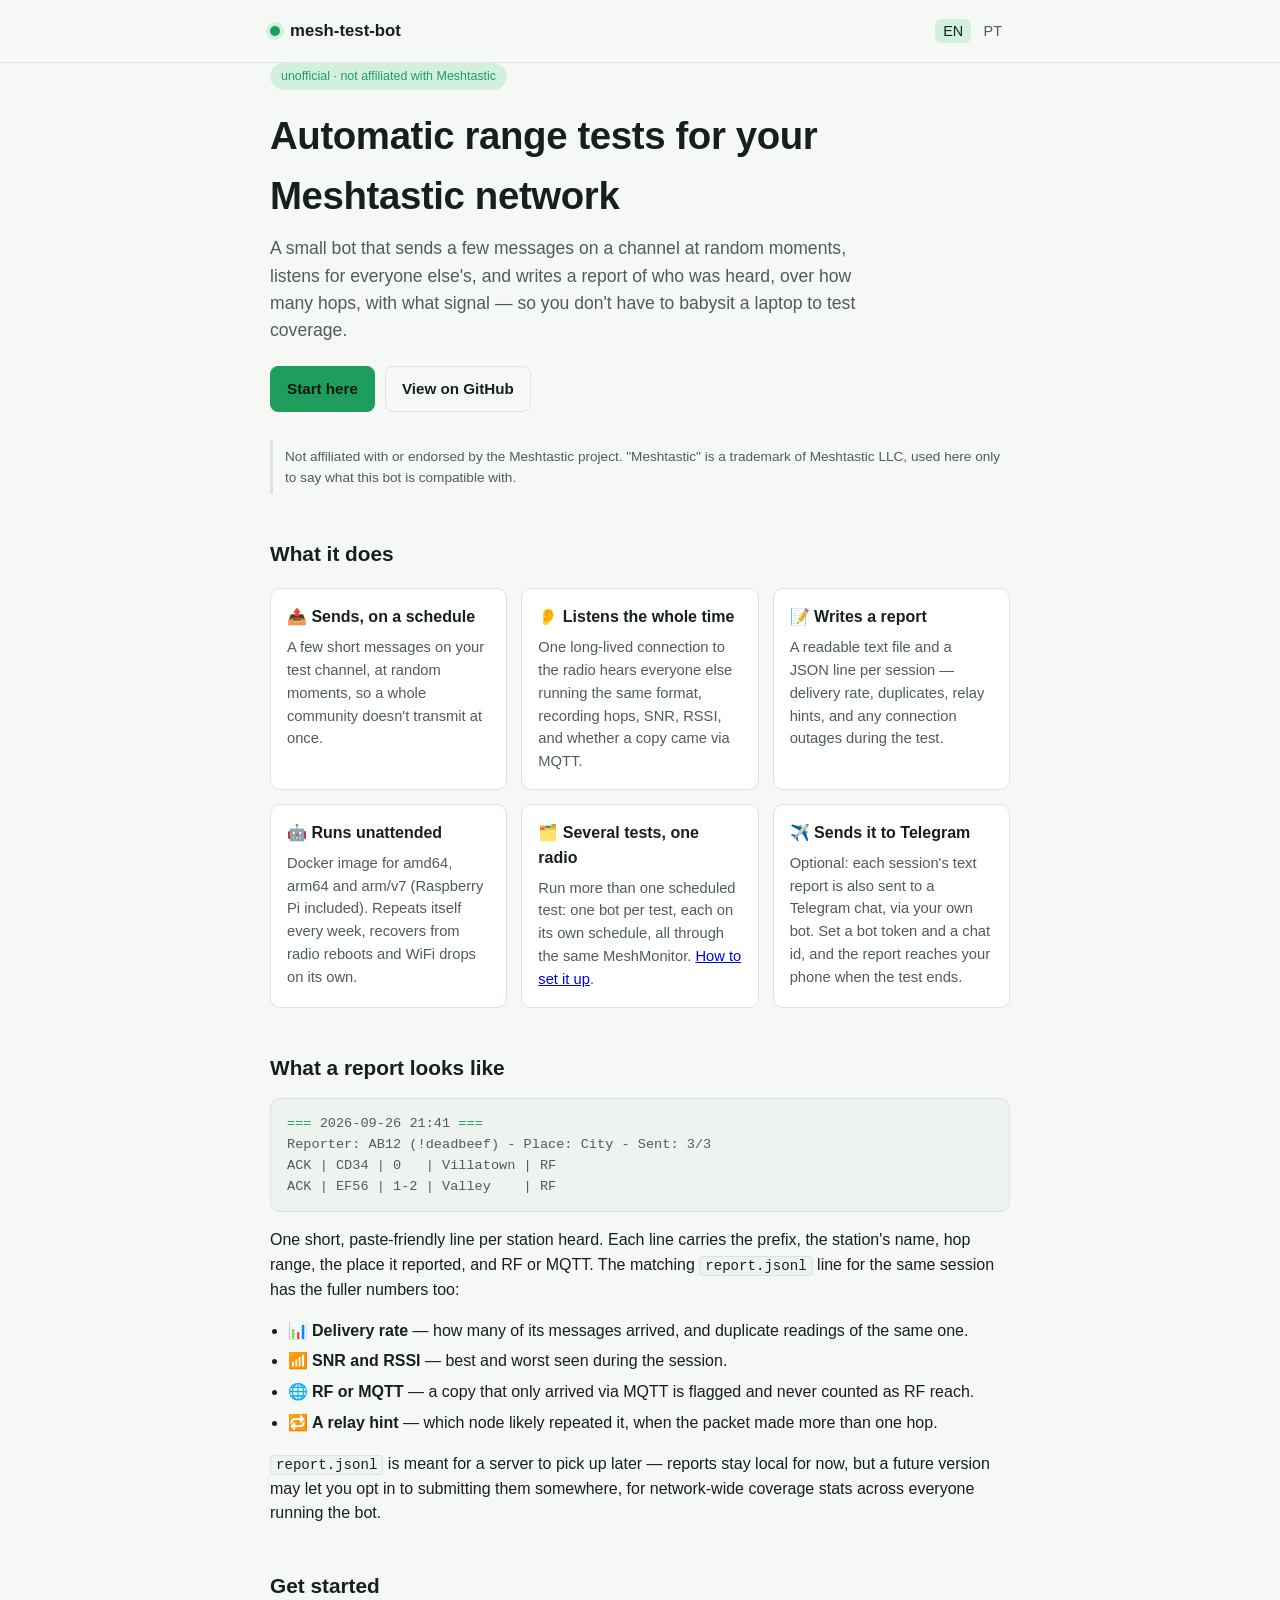
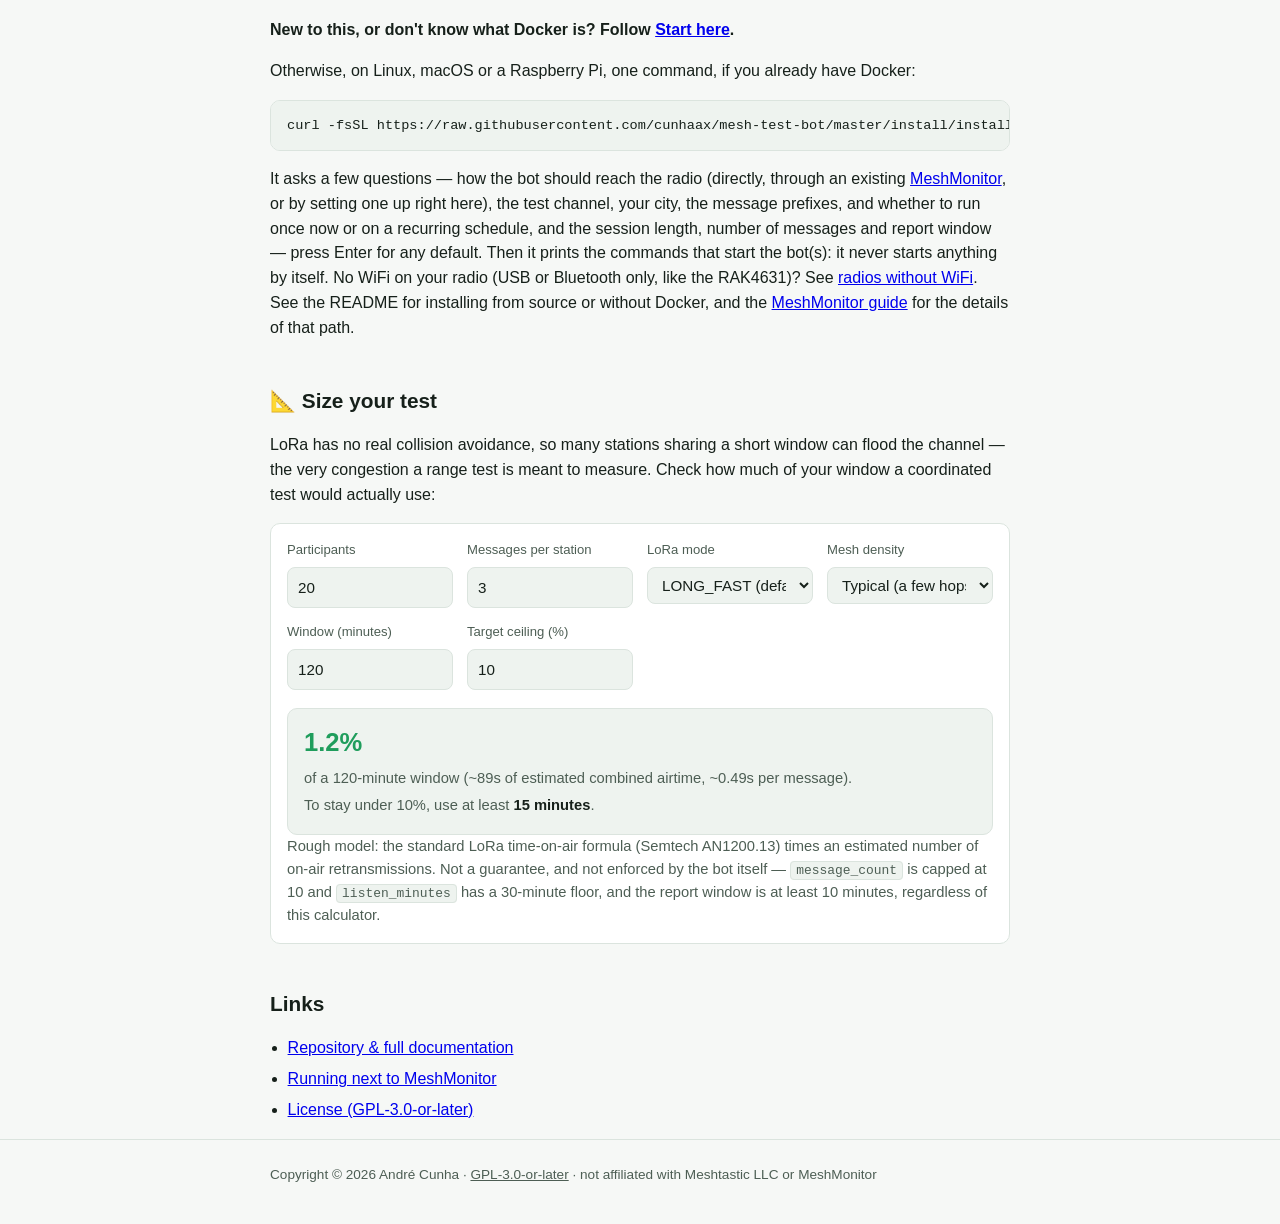
<file: docs/index.html>
<!doctype html>
<html lang="en">
<head>
<meta charset="utf-8">
<meta name="viewport" content="width=device-width, initial-scale=1">
<title>mesh-test-bot</title>
<meta name="description" content="An unofficial bot for automatic range tests on a Meshtastic network: scheduled messages, RF/MQTT-aware listening, and a per-session report.">
<link rel="stylesheet" href="assets/style.css">
</head>
<body>
<header class="top">
  <div class="wrap">
    <a class="brand" href="./"><span class="dot"></span> mesh-test-bot</a>
    <nav class="langs">
      <a class="current" href="./">EN</a>
      <a href="pt/">PT</a>
    </nav>
  </div>
</header>

<main class="wrap">
  <section class="hero">
    <span class="badge">unofficial · not affiliated with Meshtastic</span>
    <h1>Automatic range tests for your Meshtastic network</h1>
    <p class="lead">
      A small bot that sends a few messages on a channel at random moments, listens for
      everyone else's, and writes a report of who was heard, over how many hops, with
      what signal — so you don't have to babysit a laptop to test coverage.
    </p>
    <div class="cta-row">
      <a class="btn primary" href="start.html">Start here</a>
      <a class="btn ghost" href="https://github.com/cunhaax/mesh-test-bot">View on GitHub</a>
    </div>
    <p class="disclaimer">
      Not affiliated with or endorsed by the Meshtastic project. "Meshtastic" is a
      trademark of Meshtastic LLC, used here only to say what this bot is compatible with.
    </p>
  </section>

  <h2>What it does</h2>
  <div class="grid">
    <div class="card">
      <h3>📤 Sends, on a schedule</h3>
      <p>A few short messages on your test channel, at random moments, so a whole
      community doesn't transmit at once.</p>
    </div>
    <div class="card">
      <h3>👂 Listens the whole time</h3>
      <p>One long-lived connection to the radio hears everyone else running the same
      format, recording hops, SNR, RSSI, and whether a copy came via MQTT.</p>
    </div>
    <div class="card">
      <h3>📝 Writes a report</h3>
      <p>A readable text file and a JSON line per session — delivery rate, duplicates,
      relay hints, and any connection outages during the test.</p>
    </div>
    <div class="card">
      <h3>🤖 Runs unattended</h3>
      <p>Docker image for amd64, arm64 and arm/v7 (Raspberry Pi included). Repeats itself
      every week, recovers from radio reboots and WiFi drops on its own.</p>
    </div>
    <div class="card">
      <h3>🗂️ Several tests, one radio</h3>
      <p>Run more than one scheduled test: one bot per test, each on its own schedule, all
      through the same MeshMonitor. <a href="https://github.com/cunhaax/mesh-test-bot/blob/master/docs/advanced-multiple-bots.md">How to set it up</a>.</p>
    </div>
    <div class="card">
      <h3>✈️ Sends it to Telegram</h3>
      <p>Optional: each session's text report is also sent to a Telegram chat, via your
      own bot. Set a bot token and a chat id, and the report reaches your phone when the
      test ends.</p>
    </div>
  </div>

  <h2>What a report looks like</h2>
  <pre class="report-sample"><span class="hl">===</span> 2026-09-26 21:41 <span class="hl">===</span>
Reporter: AB12 (!deadbeef) - Place: City - Sent: 3/3
ACK | CD34 | 0   | Villatown | RF
ACK | EF56 | 1-2 | Valley    | RF</pre>
  <p>One short, paste-friendly line per station heard. Each line carries the prefix,
  the station's name, hop range, the place it reported, and RF or MQTT. The matching
  <code>report.jsonl</code> line for the same session has the fuller numbers too:</p>
  <ul class="plain">
    <li>📊 <strong>Delivery rate</strong> — how many of its messages arrived, and duplicate readings of the same one.</li>
    <li>📶 <strong>SNR and RSSI</strong> — best and worst seen during the session.</li>
    <li>🌐 <strong>RF or MQTT</strong> — a copy that only arrived via MQTT is flagged and never counted as RF reach.</li>
    <li>🔁 <strong>A relay hint</strong> — which node likely repeated it, when the packet made more than one hop.</li>
  </ul>
  <p><code>report.jsonl</code> is meant for a server to pick up later — reports stay
  local for now, but a future version may let you opt in to submitting them
  somewhere, for network-wide coverage stats across everyone running the bot.</p>

  <h2>Get started</h2>
  <p><strong>New to this, or don't know what Docker is? Follow <a href="start.html">Start here</a>.</strong></p>
  <p>Otherwise, on Linux, macOS or a Raspberry Pi, one command, if you already have Docker:</p>
  <pre><code>curl -fsSL https://raw.githubusercontent.com/cunhaax/mesh-test-bot/master/install/install.sh | sh</code></pre>
  <p>It asks a few questions — how the bot should reach the radio (directly, through an
  existing <a href="https://meshmonitor.org">MeshMonitor</a>, or by setting one up right
  here), the test channel, your city, the message prefixes, and whether to run once now
  or on a recurring schedule, and the session length, number of messages and report window
  — press Enter for any default. Then it prints the commands that start the bot(s): it never starts anything by itself.
  No WiFi on your radio (USB or Bluetooth only, like the RAK4631)? See
  <a href="https://github.com/cunhaax/mesh-test-bot/blob/master/docs/no-wifi.md">radios without WiFi</a>.
  See the README for installing from source or without Docker, and the
  <a href="https://github.com/cunhaax/mesh-test-bot/blob/master/docs/meshmonitor.md">MeshMonitor guide</a>
  for the details of that path.</p>

  <h2>📐 Size your test</h2>
  <p>LoRa has no real collision avoidance, so many stations sharing a short window can
  flood the channel — the very congestion a range test is meant to measure. Check how
  much of your window a coordinated test would actually use:</p>

  <div class="calc card">
    <div class="calc-grid">
      <label>Participants
        <input type="number" id="calcParticipants" value="20" min="1" max="5000">
      </label>
      <label>Messages per station
        <input type="number" id="calcCount" value="3" min="1" max="50">
      </label>
      <label>LoRa mode
        <select id="calcMode">
          <option value="LONG_FAST" selected>LONG_FAST (default)</option>
          <option value="MEDIUM_FAST">MEDIUM_FAST</option>
          <option value="SHORT_FAST">SHORT_FAST</option>
          <option value="SHORT_TURBO">SHORT_TURBO</option>
          <option value="LONG_MODERATE">LONG_MODERATE</option>
          <option value="LONG_SLOW">LONG_SLOW</option>
          <option value="custom">Custom…</option>
        </select>
      </label>
      <label>Mesh density
        <select id="calcMultiplier">
          <option value="1.5">Sparse (mostly direct, ~1.5×)</option>
          <option value="3" selected>Typical (a few hops, ~3×)</option>
          <option value="5">Dense (many relays, ~5×)</option>
        </select>
      </label>
      <label>Window (minutes)
        <input type="number" id="calcWindow" value="120" min="1" max="10080">
      </label>
      <label>Target ceiling (%)
        <input type="number" id="calcTarget" value="10" min="1" max="100">
      </label>
      <div class="calc-custom" id="calcCustomFields" hidden>
        <label>Bandwidth (kHz) <input type="number" id="calcBw" value="250" min="10" max="1000"></label>
        <label>Spreading factor <input type="number" id="calcSf" value="11" min="7" max="12"></label>
        <label>Coding rate (4/x) <input type="number" id="calcCr" value="5" min="5" max="8"></label>
      </div>
    </div>
    <div class="calc-result" id="calcResult"></div>
    <p class="calc-note">Rough model: the standard LoRa time-on-air formula (Semtech
    AN1200.13) times an estimated number of on-air retransmissions. Not a guarantee, and
    not enforced by the bot itself — <code>message_count</code> is capped at 10 and
    <code>listen_minutes</code> has a 30-minute floor, and the report window is at least 10
    minutes, regardless of this calculator.</p>
  </div>

  <h2>Links</h2>
  <ul class="plain">
    <li><a href="https://github.com/cunhaax/mesh-test-bot">Repository &amp; full documentation</a></li>
    <li><a href="https://github.com/cunhaax/mesh-test-bot/blob/master/docs/meshmonitor.md">Running next to MeshMonitor</a></li>
    <li><a href="https://github.com/cunhaax/mesh-test-bot/blob/master/LICENSE">License (GPL-3.0-or-later)</a></li>
  </ul>
</main>

<footer>
  <div class="wrap">
    Copyright © 2026 André Cunha · <a href="https://github.com/cunhaax/mesh-test-bot/blob/master/LICENSE">GPL-3.0-or-later</a> · not affiliated with Meshtastic LLC or MeshMonitor
  </div>
</footer>

<script src="assets/calculator.js"></script>
<script>
MeshCalc.wireForm({
  place: "City",
  of: function (windowMinutes, totalAirtime, perTx) {
    return "of a " + windowMinutes + "-minute window (~" + totalAirtime +
      "s of estimated combined airtime, ~" + perTx + "s per message).";
  },
  target: function (targetPercent, minutes) {
    return "To stay under " + targetPercent + "%, use at least <strong>" + minutes + " minutes</strong>.";
  }
});
</script>
</body>
</html>
</file>
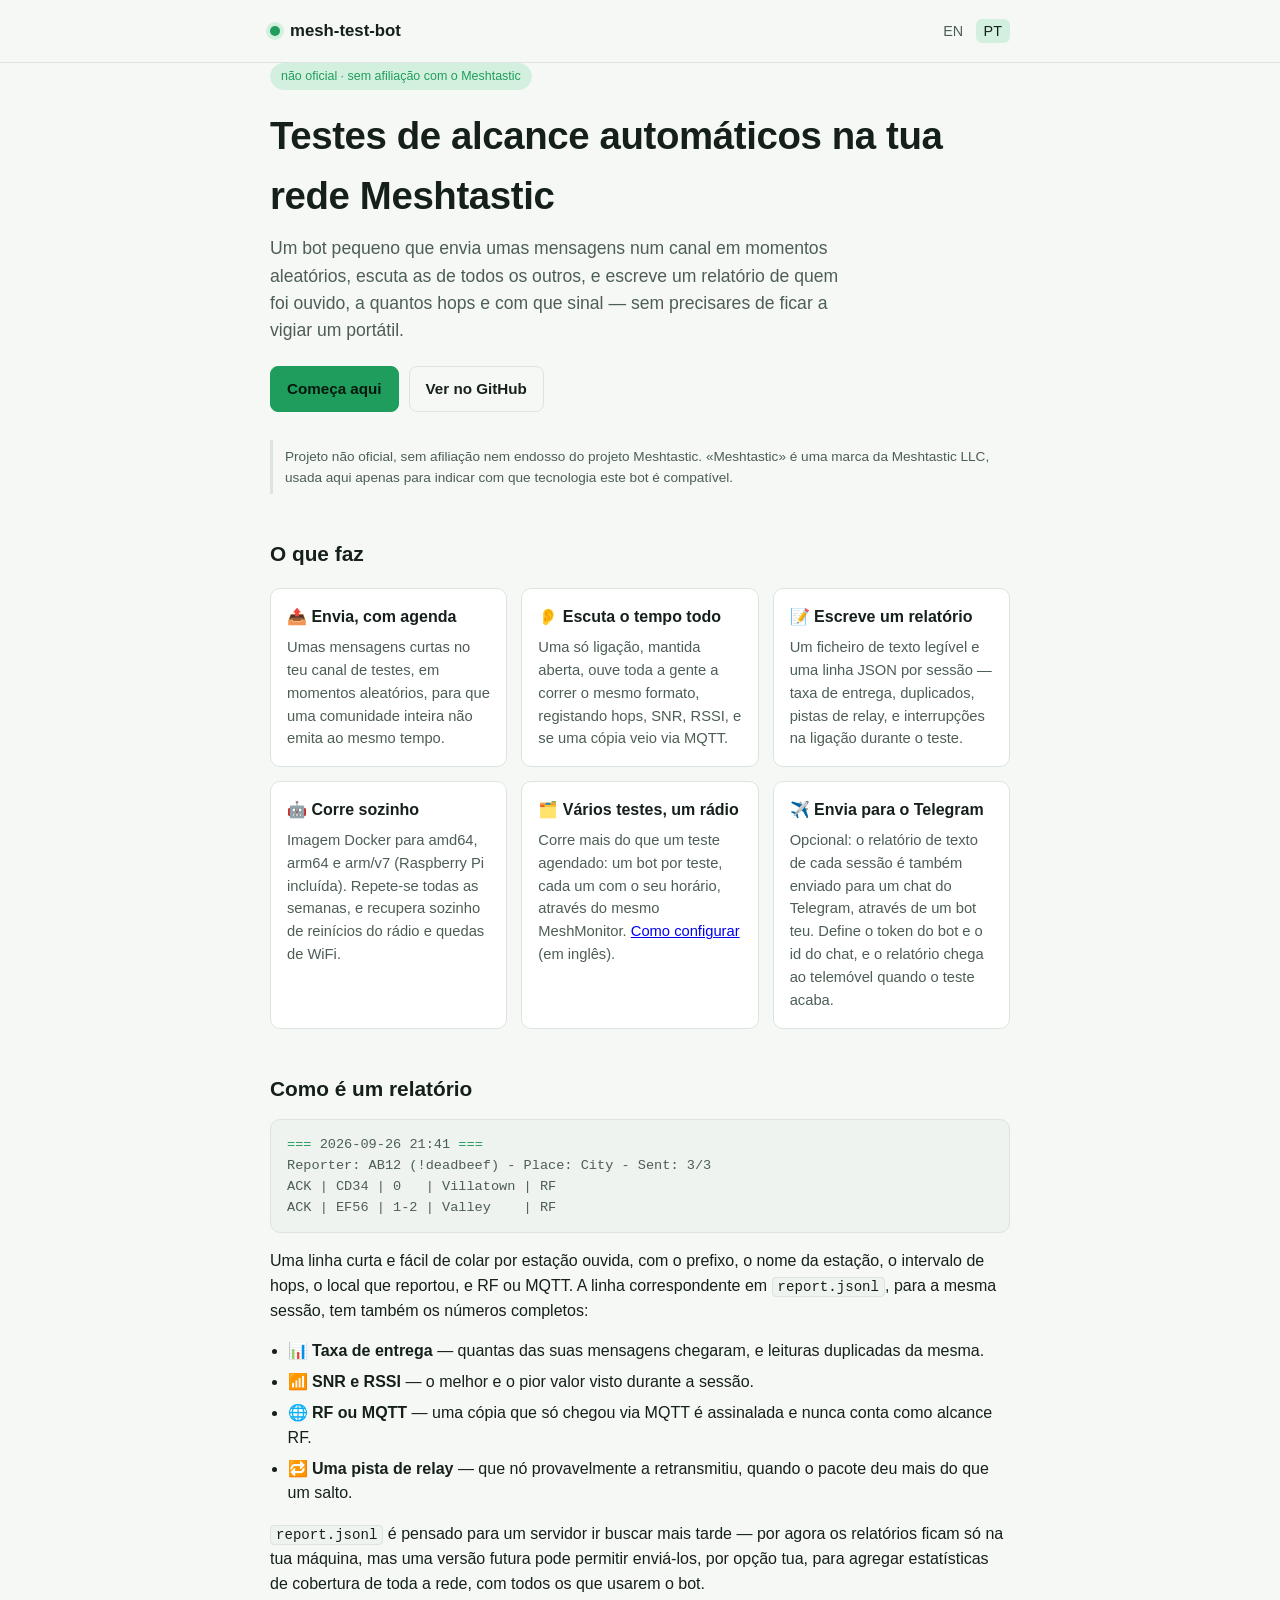
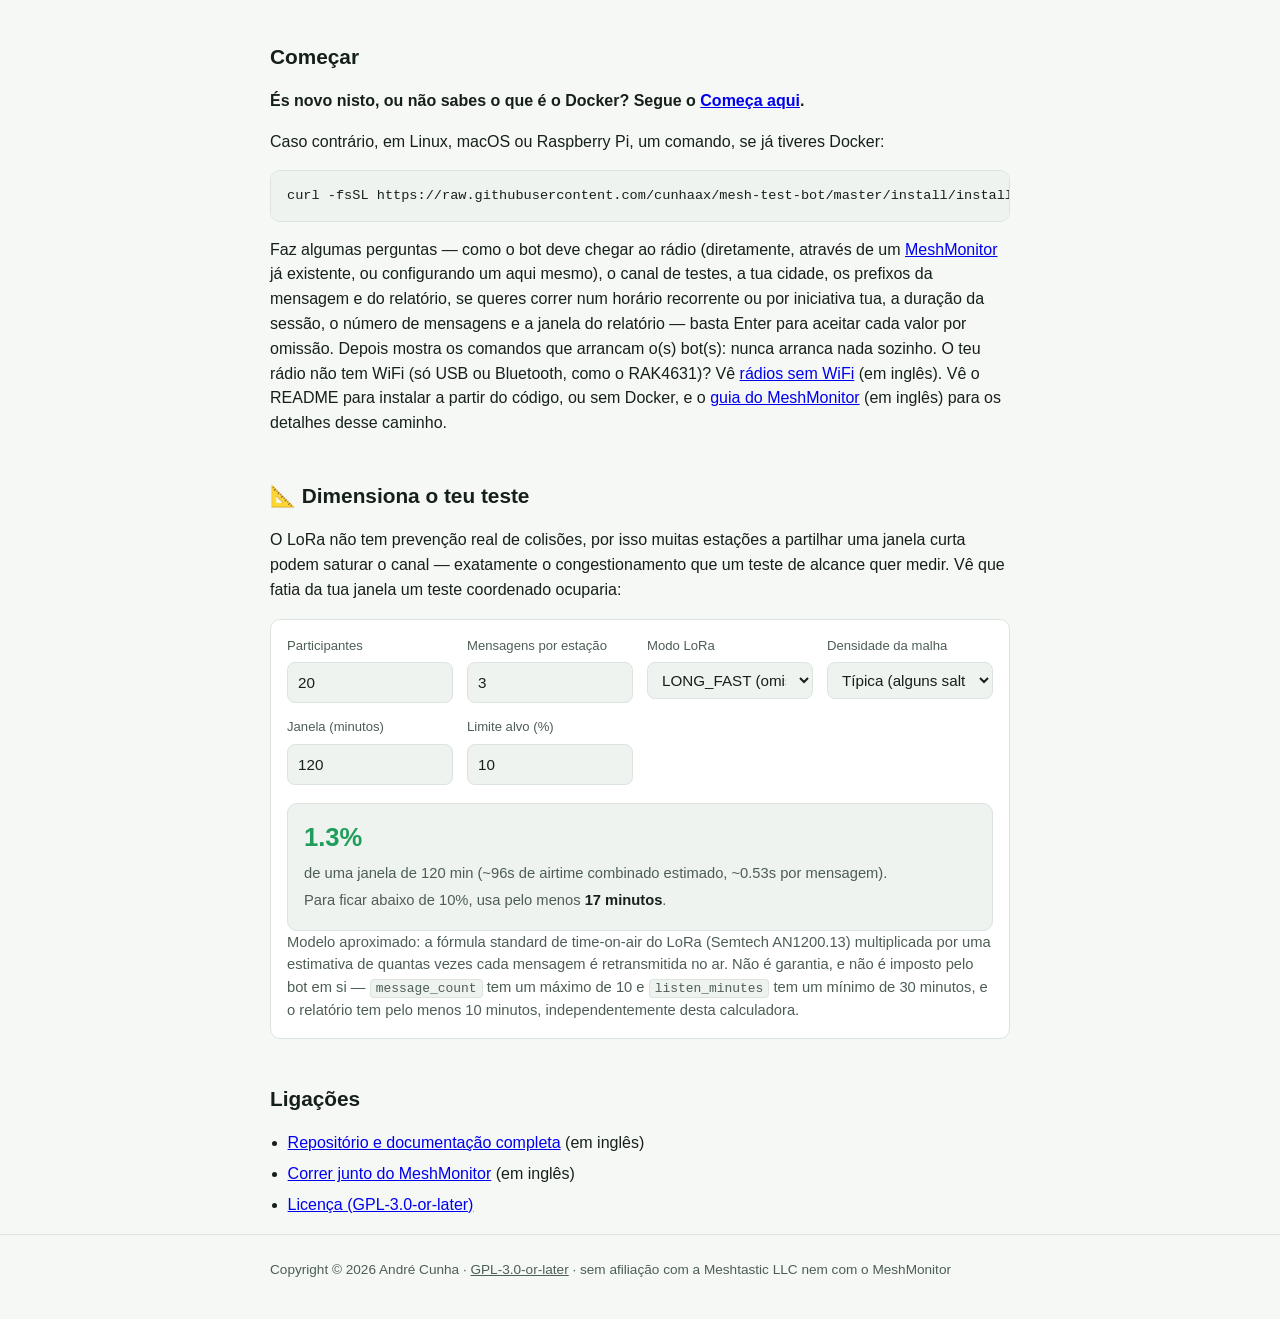
<file: docs/pt/index.html>
<!doctype html>
<html lang="pt">
<head>
<meta charset="utf-8">
<meta name="viewport" content="width=device-width, initial-scale=1">
<title>mesh-test-bot</title>
<meta name="description" content="Um bot não oficial para testes de alcance automáticos numa rede Meshtastic: mensagens agendadas, escuta com deteção de RF/MQTT, e um relatório por sessão.">
<link rel="stylesheet" href="../assets/style.css">
</head>
<body>
<header class="top">
  <div class="wrap">
    <a class="brand" href="./"><span class="dot"></span> mesh-test-bot</a>
    <nav class="langs">
      <a href="../">EN</a>
      <a class="current" href="./">PT</a>
    </nav>
  </div>
</header>

<main class="wrap">
  <section class="hero">
    <span class="badge">não oficial · sem afiliação com o Meshtastic</span>
    <h1>Testes de alcance automáticos na tua rede Meshtastic</h1>
    <p class="lead">
      Um bot pequeno que envia umas mensagens num canal em momentos aleatórios,
      escuta as de todos os outros, e escreve um relatório de quem foi ouvido,
      a quantos hops e com que sinal — sem precisares de ficar a vigiar um portátil.
    </p>
    <div class="cta-row">
      <a class="btn primary" href="start.html">Começa aqui</a>
      <a class="btn ghost" href="https://github.com/cunhaax/mesh-test-bot">Ver no GitHub</a>
    </div>
    <p class="disclaimer">
      Projeto não oficial, sem afiliação nem endosso do projeto Meshtastic. «Meshtastic»
      é uma marca da Meshtastic LLC, usada aqui apenas para indicar com que tecnologia
      este bot é compatível.
    </p>
  </section>

  <h2>O que faz</h2>
  <div class="grid">
    <div class="card">
      <h3>📤 Envia, com agenda</h3>
      <p>Umas mensagens curtas no teu canal de testes, em momentos aleatórios, para que uma
      comunidade inteira não emita ao mesmo tempo.</p>
    </div>
    <div class="card">
      <h3>👂 Escuta o tempo todo</h3>
      <p>Uma só ligação, mantida aberta, ouve toda a gente a correr o mesmo formato,
      registando hops, SNR, RSSI, e se uma cópia veio via MQTT.</p>
    </div>
    <div class="card">
      <h3>📝 Escreve um relatório</h3>
      <p>Um ficheiro de texto legível e uma linha JSON por sessão — taxa de entrega,
      duplicados, pistas de relay, e interrupções na ligação durante o teste.</p>
    </div>
    <div class="card">
      <h3>🤖 Corre sozinho</h3>
      <p>Imagem Docker para amd64, arm64 e arm/v7 (Raspberry Pi incluída). Repete-se
      todas as semanas, e recupera sozinho de reinícios do rádio e quedas de WiFi.</p>
    </div>
    <div class="card">
      <h3>🗂️ Vários testes, um rádio</h3>
      <p>Corre mais do que um teste agendado: um bot por teste, cada um com o seu horário,
      através do mesmo MeshMonitor. <a href="https://github.com/cunhaax/mesh-test-bot/blob/master/docs/advanced-multiple-bots.md">Como configurar</a> (em inglês).</p>
    </div>
    <div class="card">
      <h3>✈️ Envia para o Telegram</h3>
      <p>Opcional: o relatório de texto de cada sessão é também enviado para um chat do
      Telegram, através de um bot teu. Define o token do bot e o id do chat, e o relatório
      chega ao telemóvel quando o teste acaba.</p>
    </div>
  </div>

  <h2>Como é um relatório</h2>
  <pre class="report-sample"><span class="hl">===</span> 2026-09-26 21:41 <span class="hl">===</span>
Reporter: AB12 (!deadbeef) - Place: City - Sent: 3/3
ACK | CD34 | 0   | Villatown | RF
ACK | EF56 | 1-2 | Valley    | RF</pre>
  <p>Uma linha curta e fácil de colar por estação ouvida, com o prefixo, o nome da
  estação, o intervalo de hops, o local que reportou, e RF ou MQTT. A linha
  correspondente em <code>report.jsonl</code>, para a mesma sessão, tem também os
  números completos:</p>
  <ul class="plain">
    <li>📊 <strong>Taxa de entrega</strong> — quantas das suas mensagens chegaram, e leituras duplicadas da mesma.</li>
    <li>📶 <strong>SNR e RSSI</strong> — o melhor e o pior valor visto durante a sessão.</li>
    <li>🌐 <strong>RF ou MQTT</strong> — uma cópia que só chegou via MQTT é assinalada e nunca conta como alcance RF.</li>
    <li>🔁 <strong>Uma pista de relay</strong> — que nó provavelmente a retransmitiu, quando o pacote deu mais do que um salto.</li>
  </ul>
  <p><code>report.jsonl</code> é pensado para um servidor ir buscar mais tarde — por
  agora os relatórios ficam só na tua máquina, mas uma versão futura pode permitir
  enviá-los, por opção tua, para agregar estatísticas de cobertura de toda a rede, com
  todos os que usarem o bot.</p>

  <h2>Começar</h2>
  <p><strong>És novo nisto, ou não sabes o que é o Docker? Segue o <a href="start.html">Começa aqui</a>.</strong></p>
  <p>Caso contrário, em Linux, macOS ou Raspberry Pi, um comando, se já tiveres Docker:</p>
  <pre><code>curl -fsSL https://raw.githubusercontent.com/cunhaax/mesh-test-bot/master/install/install.sh | sh</code></pre>
  <p>Faz algumas perguntas — como o bot deve chegar ao rádio (diretamente, através de
  um <a href="https://meshmonitor.org">MeshMonitor</a> já existente, ou configurando um
  aqui mesmo), o canal de testes, a tua cidade, os prefixos da mensagem e do relatório,
  se queres correr num horário recorrente ou por iniciativa tua, a duração da sessão, o número de mensagens e a janela do relatório — basta Enter para aceitar
  cada valor por omissão. Depois mostra os comandos que arrancam o(s) bot(s): nunca arranca nada sozinho.
  O teu rádio não tem WiFi (só USB ou Bluetooth, como o RAK4631)? Vê
  <a href="https://github.com/cunhaax/mesh-test-bot/blob/master/docs/no-wifi.md">rádios sem WiFi</a> (em inglês).
  Vê o README para instalar a
  partir do código, ou sem Docker, e o
  <a href="https://github.com/cunhaax/mesh-test-bot/blob/master/docs/meshmonitor.md">guia do MeshMonitor</a>
  (em inglês) para os detalhes desse caminho.</p>

  <h2>📐 Dimensiona o teu teste</h2>
  <p>O LoRa não tem prevenção real de colisões, por isso muitas estações a partilhar
  uma janela curta podem saturar o canal — exatamente o congestionamento que um teste
  de alcance quer medir. Vê que fatia da tua janela um teste coordenado ocuparia:</p>

  <div class="calc card">
    <div class="calc-grid">
      <label>Participantes
        <input type="number" id="calcParticipants" value="20" min="1" max="5000">
      </label>
      <label>Mensagens por estação
        <input type="number" id="calcCount" value="3" min="1" max="50">
      </label>
      <label>Modo LoRa
        <select id="calcMode">
          <option value="LONG_FAST" selected>LONG_FAST (omissão)</option>
          <option value="MEDIUM_FAST">MEDIUM_FAST</option>
          <option value="SHORT_FAST">SHORT_FAST</option>
          <option value="SHORT_TURBO">SHORT_TURBO</option>
          <option value="LONG_MODERATE">LONG_MODERATE</option>
          <option value="LONG_SLOW">LONG_SLOW</option>
          <option value="custom">Personalizado…</option>
        </select>
      </label>
      <label>Densidade da malha
        <select id="calcMultiplier">
          <option value="1.5">Esparsa (maioria direta, ~1.5×)</option>
          <option value="3" selected>Típica (alguns saltos, ~3×)</option>
          <option value="5">Densa (muitos relays, ~5×)</option>
        </select>
      </label>
      <label>Janela (minutos)
        <input type="number" id="calcWindow" value="120" min="1" max="10080">
      </label>
      <label>Limite alvo (%)
        <input type="number" id="calcTarget" value="10" min="1" max="100">
      </label>
      <div class="calc-custom" id="calcCustomFields" hidden>
        <label>Largura de banda (kHz) <input type="number" id="calcBw" value="250" min="10" max="1000"></label>
        <label>Spreading factor <input type="number" id="calcSf" value="11" min="7" max="12"></label>
        <label>Coding rate (4/x) <input type="number" id="calcCr" value="5" min="5" max="8"></label>
      </div>
    </div>
    <div class="calc-result" id="calcResult"></div>
    <p class="calc-note">Modelo aproximado: a fórmula standard de time-on-air do LoRa
    (Semtech AN1200.13) multiplicada por uma estimativa de quantas vezes cada mensagem é
    retransmitida no ar. Não é garantia, e não é imposto pelo bot em si —
    <code>message_count</code> tem um máximo de 10 e <code>listen_minutes</code> tem um
    mínimo de 30 minutos, e o relatório tem pelo menos 10 minutos, independentemente desta
    calculadora.</p>
  </div>

  <h2>Ligações</h2>
  <ul class="plain">
    <li><a href="https://github.com/cunhaax/mesh-test-bot">Repositório e documentação completa</a> (em inglês)</li>
    <li><a href="https://github.com/cunhaax/mesh-test-bot/blob/master/docs/meshmonitor.md">Correr junto do MeshMonitor</a> (em inglês)</li>
    <li><a href="https://github.com/cunhaax/mesh-test-bot/blob/master/LICENSE">Licença (GPL-3.0-or-later)</a></li>
  </ul>
</main>

<footer>
  <div class="wrap">
    Copyright © 2026 André Cunha · <a href="https://github.com/cunhaax/mesh-test-bot/blob/master/LICENSE">GPL-3.0-or-later</a> · sem afiliação com a Meshtastic LLC nem com o MeshMonitor
  </div>
</footer>

<script src="../assets/calculator.js"></script>
<script>
MeshCalc.wireForm({
  place: "Cidade",
  of: function (windowMinutes, totalAirtime, perTx) {
    return "de uma janela de " + windowMinutes + " min (~" + totalAirtime +
      "s de airtime combinado estimado, ~" + perTx + "s por mensagem).";
  },
  target: function (targetPercent, minutes) {
    return "Para ficar abaixo de " + targetPercent + "%, usa pelo menos <strong>" + minutes + " minutos</strong>.";
  }
});
</script>
</body>
</html>
</file>
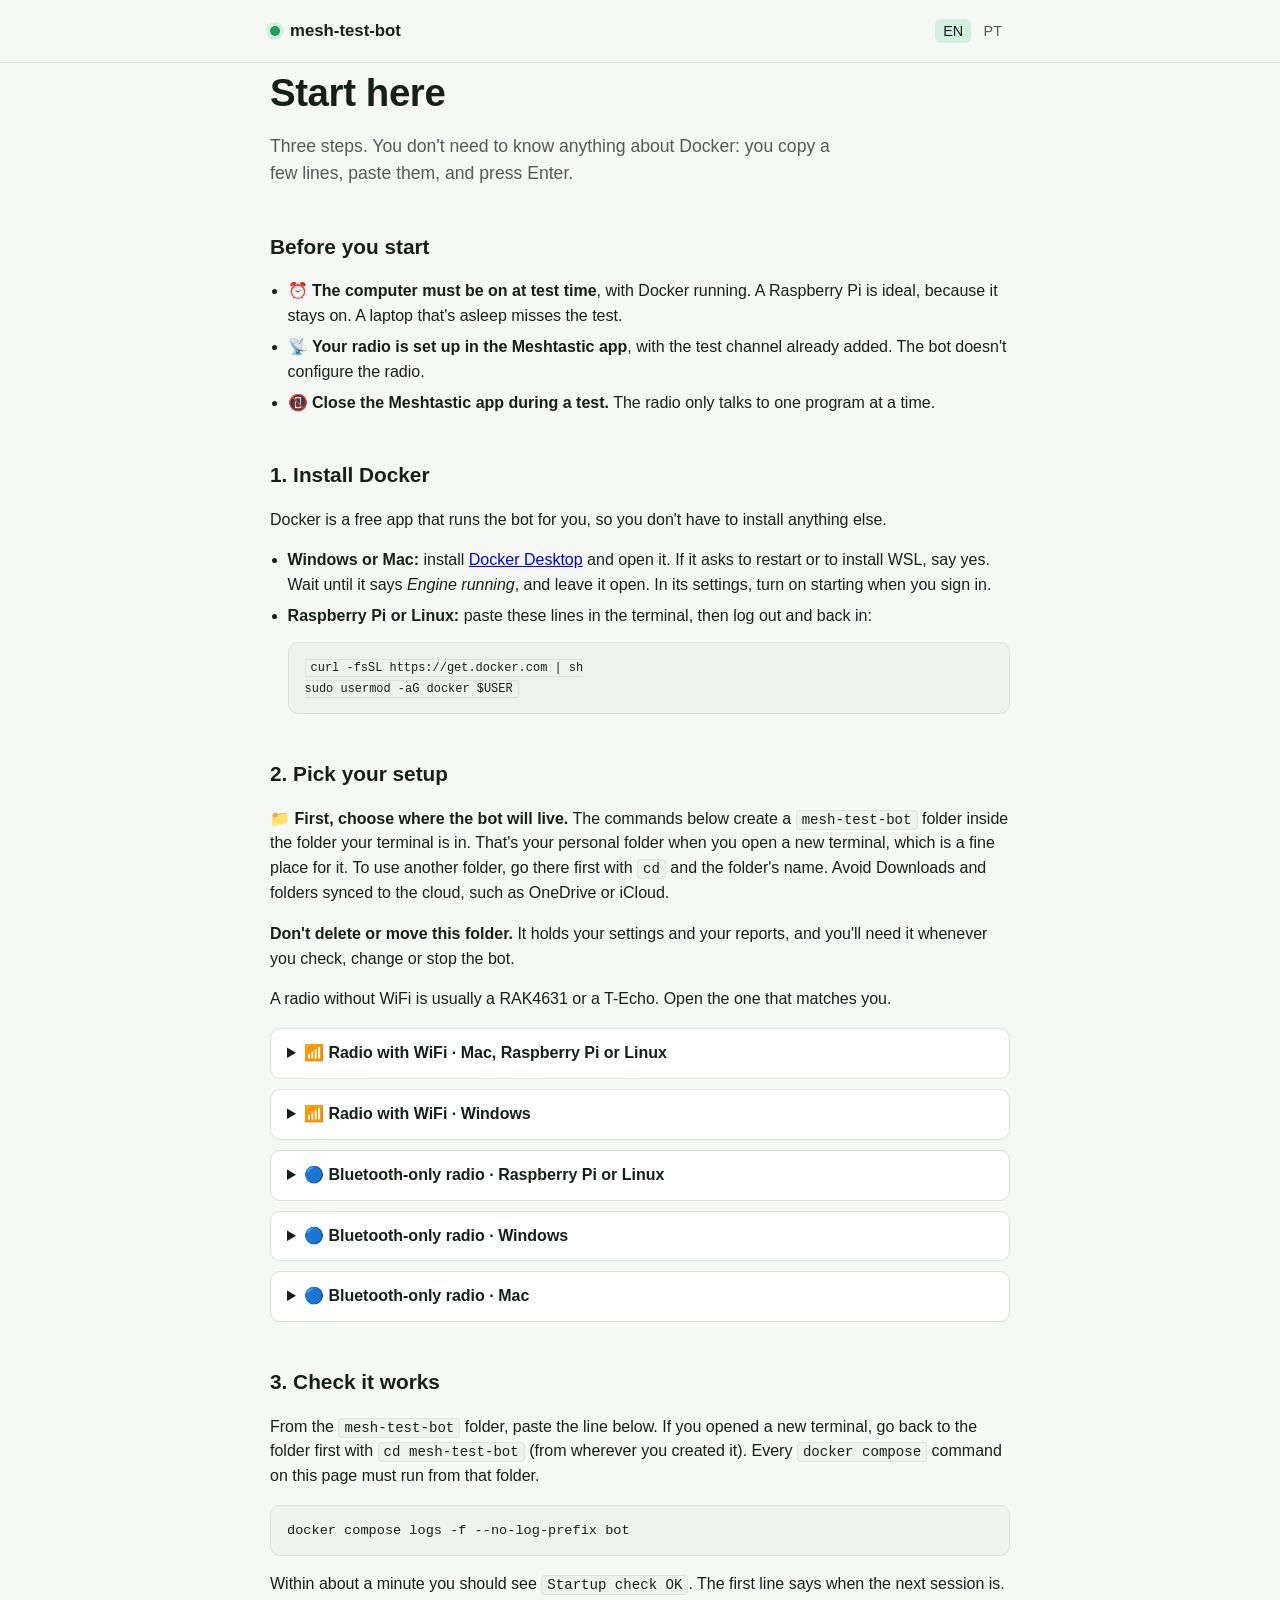
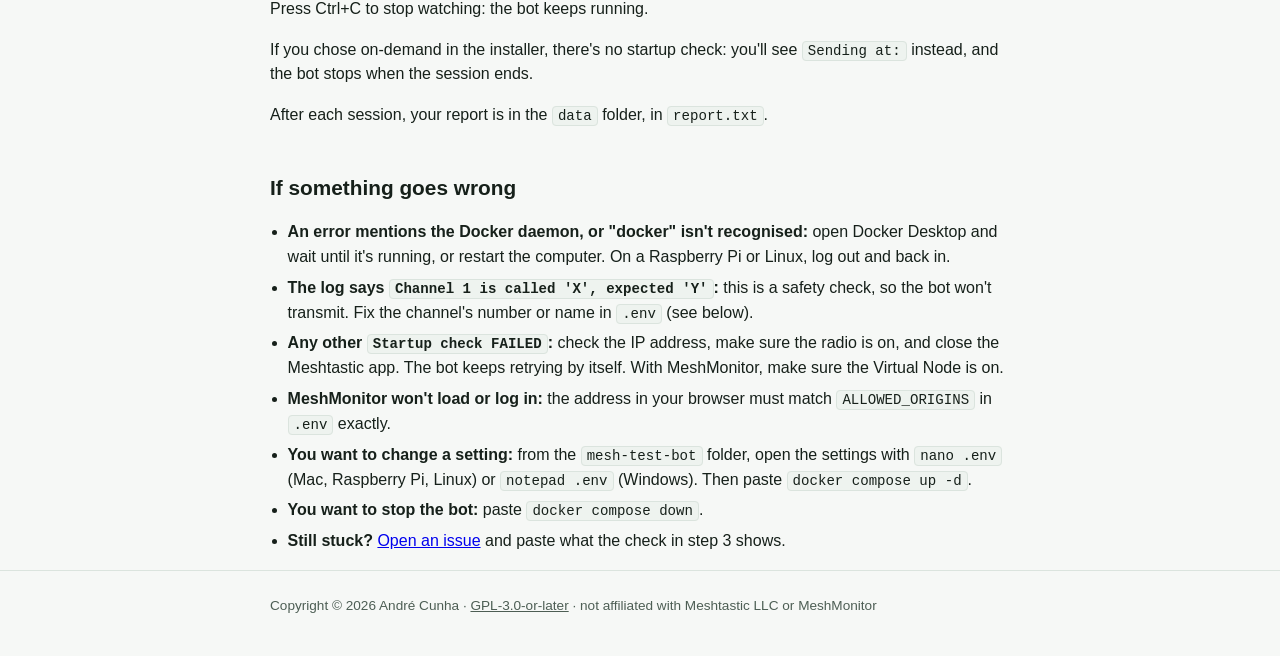
<file: docs/start.html>
<!doctype html>
<html lang="en">
<head>
<meta charset="utf-8">
<meta name="viewport" content="width=device-width, initial-scale=1">
<title>Start here · mesh-test-bot</title>
<meta name="description" content="Set up mesh-test-bot step by step, with no technical background: install Docker, connect your radio, and check it works.">
<link rel="stylesheet" href="assets/style.css">
</head>
<body>
<header class="top">
  <div class="wrap">
    <a class="brand" href="./"><span class="dot"></span> mesh-test-bot</a>
    <nav class="langs">
      <a class="current" href="start.html">EN</a>
      <a href="pt/start.html">PT</a>
    </nav>
  </div>
</header>

<main class="wrap">
  <section class="hero">
    <h1>Start here</h1>
    <p class="lead">Three steps. You don't need to know anything about Docker: you copy a
    few lines, paste them, and press Enter.</p>
  </section>

  <h2>Before you start</h2>
  <ul class="plain">
    <li>⏰ <strong>The computer must be on at test time</strong>, with Docker running. A
    Raspberry Pi is ideal, because it stays on. A laptop that's asleep misses the test.</li>
    <li>📡 <strong>Your radio is set up in the Meshtastic app</strong>, with the test
    channel already added. The bot doesn't configure the radio.</li>
    <li>📵 <strong>Close the Meshtastic app during a test.</strong> The radio only talks to
    one program at a time.</li>
  </ul>

  <h2>1. Install Docker</h2>
  <p>Docker is a free app that runs the bot for you, so you don't have to install anything
  else.</p>
  <ul class="plain">
    <li><strong>Windows or Mac:</strong> install
    <a href="https://www.docker.com/products/docker-desktop/">Docker Desktop</a> and open
    it. If it asks to restart or to install WSL, say yes. Wait until it says <em>Engine
    running</em>, and leave it open. In its settings, turn on starting when you sign in.</li>
    <li><strong>Raspberry Pi or Linux:</strong> paste these lines in the terminal, then
    log out and back in:
<pre><code>curl -fsSL https://get.docker.com | sh
sudo usermod -aG docker $USER</code></pre></li>
  </ul>

  <h2>2. Pick your setup</h2>
  <p>📁 <strong>First, choose where the bot will live.</strong> The commands below create a
  <code>mesh-test-bot</code> folder inside the folder your terminal is in. That's your
  personal folder when you open a new terminal, which is a fine place for it. To use
  another folder, go there first with <code>cd</code> and the folder's name. Avoid
  Downloads and folders synced to the cloud, such as OneDrive or iCloud.</p>
  <p><strong>Don't delete or move this folder.</strong> It holds your settings and your
  reports, and you'll need it whenever you check, change or stop the bot.</p>
  <p>A radio without WiFi is usually a RAK4631 or a T-Echo. Open the one that matches you.</p>

  <details class="path">
    <summary>📶 Radio with WiFi · Mac, Raspberry Pi or Linux</summary>
    <ol>
      <li>Connect the radio to your WiFi in the Meshtastic app, and note its <strong>IP
      address</strong> (like <code>192.168.1.50</code>). It's usually on the radio's screen,
      or in your router's list of devices.</li>
      <li>Note the test channel's <strong>name</strong> and <strong>number</strong>: the
      first channel in the app is 0, the next is 1, and so on.</li>
      <li>Open the Terminal and paste this line:
<pre><code>curl -fsSL https://raw.githubusercontent.com/cunhaax/mesh-test-bot/master/install/install.sh | sh</code></pre></li>
      <li>Answer the questions. Press Enter to accept the suggestion in [brackets]; you
      only need to type the radio's IP, the channel's number and name, and your city.</li>
      <li>Start the bot by pasting these lines. You can ignore the text the installer
      showed at the end:
<pre><code>cd mesh-test-bot
docker compose pull
docker compose up -d</code></pre>
      If you chose to set up MeshMonitor, follow the installer's text instead.</li>
    </ol>
  </details>

  <details class="path">
    <summary>📶 Radio with WiFi · Windows</summary>
    <ol>
      <li>Connect the radio to your WiFi in the Meshtastic app, and note its <strong>IP
      address</strong> (like <code>192.168.1.50</code>). It's usually on the radio's screen,
      or in your router's list of devices.</li>
      <li>Note the test channel's <strong>name</strong> and <strong>number</strong>: the
      first channel in the app is 0, the next is 1, and so on.</li>
      <li>Open <strong>PowerShell</strong> from the Start menu and paste these lines. The
      last one opens a file in Notepad:
<pre><code>mkdir -Force mesh-test-bot\data
cd mesh-test-bot
curl.exe -fsSLO https://raw.githubusercontent.com/cunhaax/mesh-test-bot/master/install/docker-compose.yml
if (!(Test-Path .env)) { curl.exe -fsSL https://raw.githubusercontent.com/cunhaax/mesh-test-bot/master/install/env.example -o .env }
notepad .env</code></pre>
      Do this once. If the folder already exists, run <code>cd mesh-test-bot</code> and
      then only <code>notepad .env</code>.</li>
      <li>In Notepad, change the text after <code>=</code> on these four lines:
      <code>MTBOT_HOST</code> (the IP), <code>MTBOT_CHANNEL</code> (the number),
      <code>MTBOT_CHANNEL_NAME</code> and <code>MTBOT_PLACE</code> (your city). Save and
      close.</li>
      <li>Back in PowerShell, paste:
<pre><code>docker compose up -d</code></pre></li>
    </ol>
  </details>

  <details class="path">
    <summary>🔵 Bluetooth-only radio · Raspberry Pi or Linux</summary>
    <p>This starts three things together: a Bluetooth bridge, MeshMonitor and the bot.
    Keep the radio within about 10 m of the computer.</p>
    <p><strong>First, disconnect your phone from the radio</strong>, or turn off the phone's
    Bluetooth. The radio takes one Bluetooth connection at a time: while your phone holds it,
    the computer can't find the radio, and the phone can't use it during tests.</p>
    <ol>
      <li>Pair the radio, once. Paste these lines one at a time:
<pre><code>bluetoothctl
agent on
default-agent
scan on</code></pre>
      Wait for <code>Meshtastic_XXXX</code> and note its address, then, with your own
      address:
<pre><code>pair AA:BB:CC:DD:EE:FF
trust AA:BB:CC:DD:EE:FF
exit</code></pre>
      The PIN is on the radio's screen. A radio with no screen uses <code>123456</code>
      unless you changed it.</li>
      <li>Find this computer's IP address. It's the first number this shows, like
      <code>192.168.1.60</code>:
<pre><code>hostname -I</code></pre></li>
      <li>Download the files and open the settings:
<pre><code>mkdir -p mesh-test-bot/data &amp;&amp; cd mesh-test-bot
curl -fsSL https://raw.githubusercontent.com/cunhaax/mesh-test-bot/master/install/with-ble.yml -o docker-compose.yml
[ -e .env ] || curl -fsSL https://raw.githubusercontent.com/cunhaax/mesh-test-bot/master/install/ble.env.example -o .env
nano .env</code></pre>
      Do this once. If the folder already exists, run <code>cd mesh-test-bot</code> and
      then only <code>nano .env</code>.</li>
      <li>Change the five values. For <code>BLE_ADDRESS</code>, use the radio's address. For
      <code>ALLOWED_ORIGINS</code>, write <code>http://</code>, this computer's IP and
      <code>:8080</code>, like <code>http://192.168.1.60:8080</code>. Then set the channel
      number, the channel's name and your city. To save and leave nano: Ctrl+O, Enter,
      Ctrl+X.</li>
      <li>Start everything:
<pre><code>docker compose up -d</code></pre></li>
      <li>In a browser, open exactly the address you wrote in
      <code>ALLOWED_ORIGINS</code>. Log in with
      <code>admin</code> / <code>changeme</code> and change the password.</li>
      <li>Go to <em>Dashboard → Sources</em>, edit the radio's source and turn on
      <em>Enable Virtual Node</em>, with port <code>4404</code> and <em>Admin commands</em>
      off.</li>
      <li>Wait a few minutes. In step 3 below, <code>Startup check FAILED</code> lines from
      before this point are normal. The bot keeps retrying until you see
      <code>Startup check OK</code>.</li>
    </ol>
    <p class="calc-note">Nobody has run this setup with the bot on a real radio yet. If you
    try it, please tell us how it went.
    <a href="https://github.com/cunhaax/mesh-test-bot/blob/master/docs/no-wifi.md#bluetooth-ble">More details</a>.</p>
  </details>

  <details class="path">
    <summary>🔵 Bluetooth-only radio · Windows</summary>
    <p>Docker Desktop can't reach Bluetooth, so a small Windows app does that part. <strong>That
    app must be running at test time too.</strong></p>
    <p><strong>First, disconnect your phone from the radio</strong>, or turn off the phone's
    Bluetooth. The radio takes one Bluetooth connection at a time.</p>
    <ol>
      <li>Pair the radio in <em>Settings → Bluetooth &amp; devices → Add device</em>. The PIN
      is on the radio's screen. A radio with no screen uses <code>123456</code> unless you
      changed it. Then open the radio in that list and note its Bluetooth address.</li>
      <li>Download <code>meshtastic-ble-bridge.exe</code> from
      <a href="https://meshmonitor.org/configuration/ble-bridge.html">MeshMonitor's BLE
      Bridge page</a> and run it. It appears as an icon near the clock.</li>
      <li>Right-click the icon and open <em>Settings</em>. Enter the Bluetooth address, leave
      the port at 4403, turn on <em>Auto-start</em> and click <em>Connect</em>. After restarting
      the computer, open the app again. If Windows asks about the firewall, don't allow
      other computers.</li>
      <li>Open <strong>PowerShell</strong> from the Start menu and paste these lines. The
      last one opens a file in Notepad:
<pre><code>mkdir -Force mesh-test-bot\data
cd mesh-test-bot
curl.exe -fsSLO https://raw.githubusercontent.com/cunhaax/mesh-test-bot/master/install/docker-compose.yml
if (!(Test-Path .env)) { curl.exe -fsSL https://raw.githubusercontent.com/cunhaax/mesh-test-bot/master/install/env.example -o .env }
notepad .env</code></pre>
      Do this once. If the folder already exists, run <code>cd mesh-test-bot</code> and
      then only <code>notepad .env</code>.</li>
      <li>In Notepad, change the <code>MTBOT_HOST</code> line to
      <code>MTBOT_HOST=host.docker.internal</code>. Then change the text after
      <code>=</code> on <code>MTBOT_CHANNEL</code> (the number),
      <code>MTBOT_CHANNEL_NAME</code> and <code>MTBOT_PLACE</code> (your city). Save and
      close.</li>
      <li>Back in PowerShell, paste:
<pre><code>docker compose up -d</code></pre></li>
    </ol>
    <p class="calc-note">Nobody has run this setup with the bot yet. If you try it, please
    tell us how it went.</p>
  </details>

  <details class="path">
    <summary>🔵 Bluetooth-only radio · Mac</summary>
    <p>Bluetooth doesn't work here: Docker on a Mac can't reach it, and there's no Mac
    bridge app. Use a Raspberry Pi if you have one, or connect the radio by USB cable:</p>
    <ol>
      <li>Follow <a href="https://github.com/cunhaax/mesh-test-bot/blob/master/docs/no-wifi.md#macos-with-usb">these
      steps</a> to start <code>socat</code>. You need <a href="https://brew.sh">Homebrew</a>
      to install it. Leave that Terminal window open, including at test time.</li>
      <li>In a new Terminal window, follow the WiFi steps for Mac above. When the installer
      asks for the radio's IP, type <code>host.docker.internal</code>.</li>
    </ol>
    <p class="calc-note">Nobody has run this setup with the bot yet. If you try it, please
    tell us how it went.</p>
  </details>

  <h2>3. Check it works</h2>
  <p>From the <code>mesh-test-bot</code> folder, paste the line below. If you opened a new
  terminal, go back to the folder first with <code>cd mesh-test-bot</code> (from wherever
  you created it). Every <code>docker compose</code> command on this page must run from
  that folder.</p>
  <pre><code>docker compose logs -f --no-log-prefix bot</code></pre>
  <p>Within about a minute you should see <code>Startup check OK</code>. The first line
  says when the next session is. Press Ctrl+C to stop watching: the bot keeps running.</p>
  <p>If you chose on-demand in the installer, there's no startup check: you'll see
  <code>Sending at:</code> instead, and the bot stops when the session ends.</p>
  <p>After each session, your report is in the <code>data</code> folder, in
  <code>report.txt</code>.</p>

  <h2>If something goes wrong</h2>
  <ul class="plain">
    <li><strong>An error mentions the Docker daemon, or "docker" isn't recognised:</strong>
    open Docker Desktop and wait until it's running, or restart the computer. On a Raspberry
    Pi or Linux, log out and back in.</li>
    <li><strong>The log says <code>Channel 1 is called 'X', expected 'Y'</code>:</strong>
    this is a safety check, so the bot won't transmit. Fix the channel's number or name in
    <code>.env</code> (see below).</li>
    <li><strong>Any other <code>Startup check FAILED</code>:</strong> check the IP address,
    make sure the radio is on, and close the Meshtastic app. The bot keeps retrying by itself.
    With MeshMonitor, make sure the Virtual Node is on.</li>
    <li><strong>MeshMonitor won't load or log in:</strong> the address in your browser must
    match <code>ALLOWED_ORIGINS</code> in <code>.env</code> exactly.</li>
    <li><strong>You want to change a setting:</strong> from the <code>mesh-test-bot</code>
    folder, open the settings with <code>nano .env</code> (Mac, Raspberry Pi, Linux) or
    <code>notepad .env</code> (Windows). Then paste <code>docker compose up -d</code>.</li>
    <li><strong>You want to stop the bot:</strong> paste
    <code>docker compose down</code>.</li>
    <li><strong>Still stuck?</strong>
    <a href="https://github.com/cunhaax/mesh-test-bot/issues">Open an issue</a> and paste
    what the check in step 3 shows.</li>
  </ul>
</main>

<footer>
  <div class="wrap">
    Copyright © 2026 André Cunha · <a href="https://github.com/cunhaax/mesh-test-bot/blob/master/LICENSE">GPL-3.0-or-later</a> · not affiliated with Meshtastic LLC or MeshMonitor
  </div>
</footer>
</body>
</html>
</file>
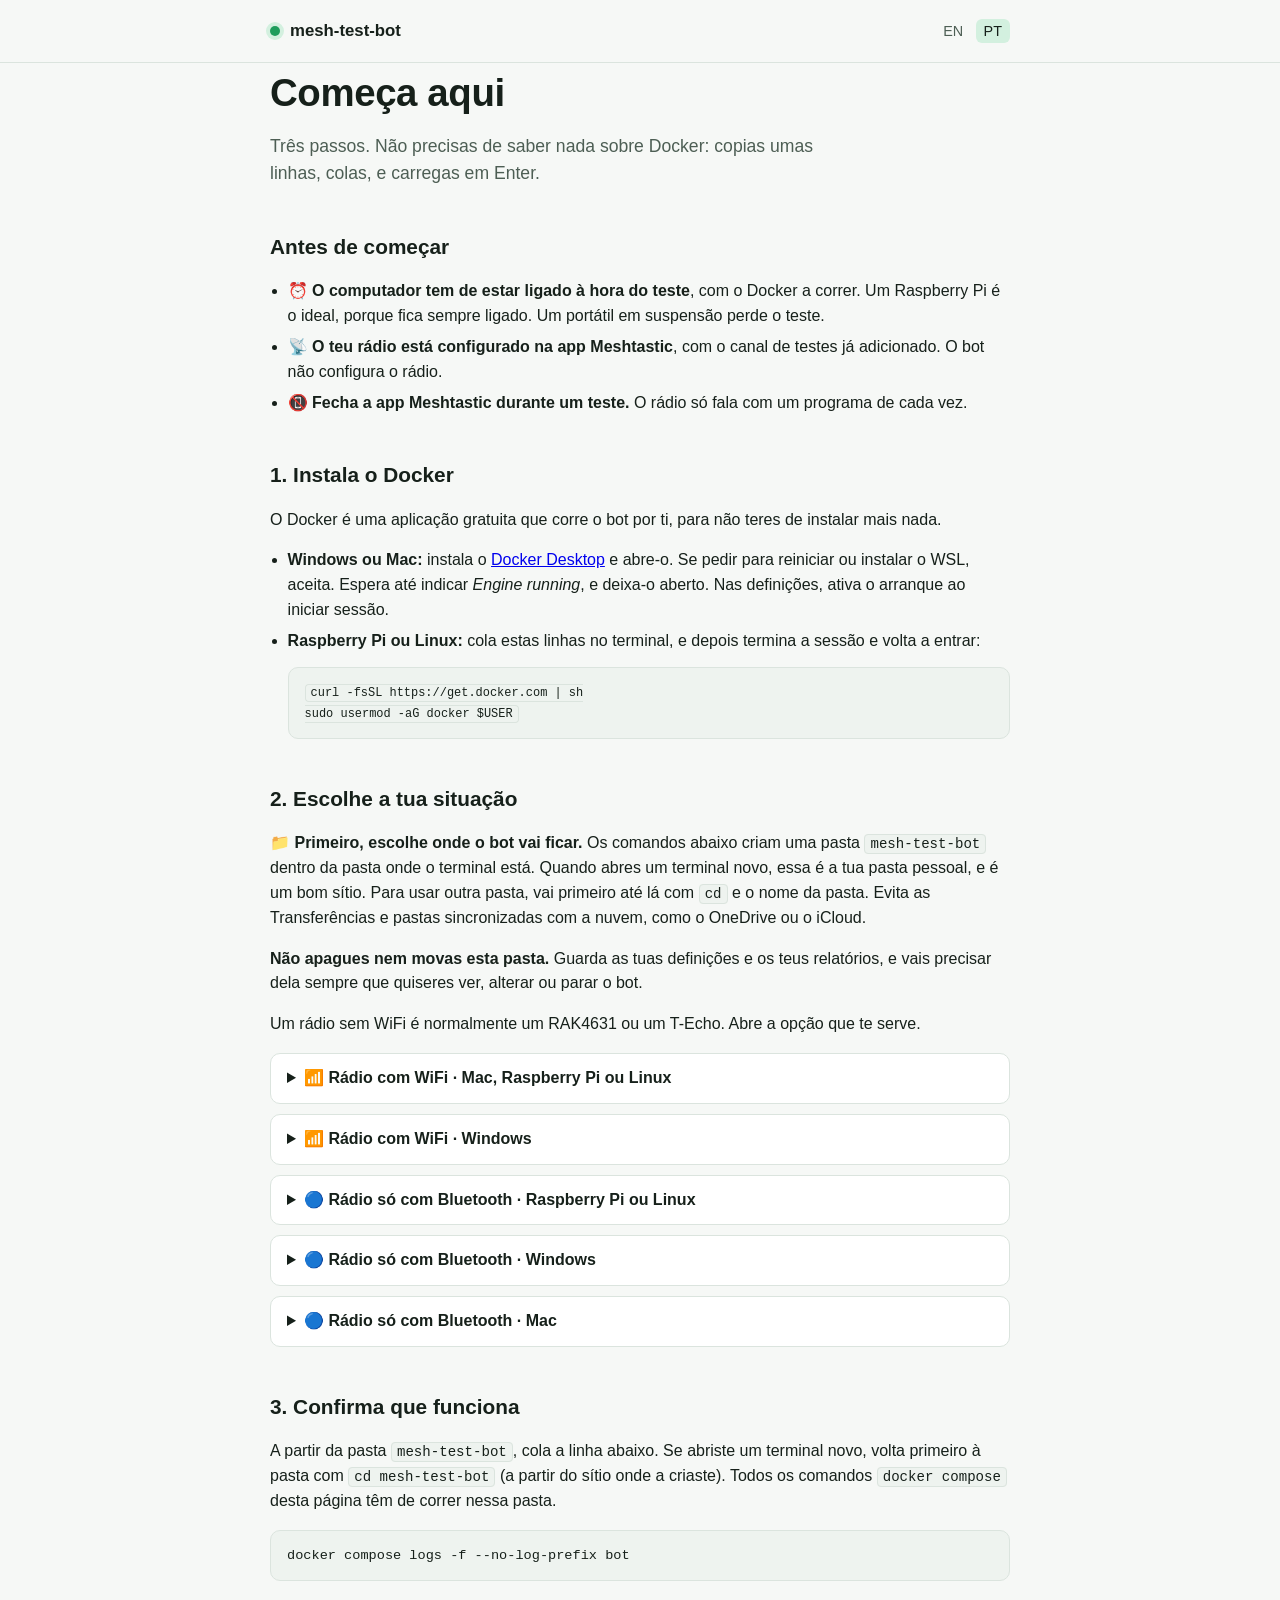
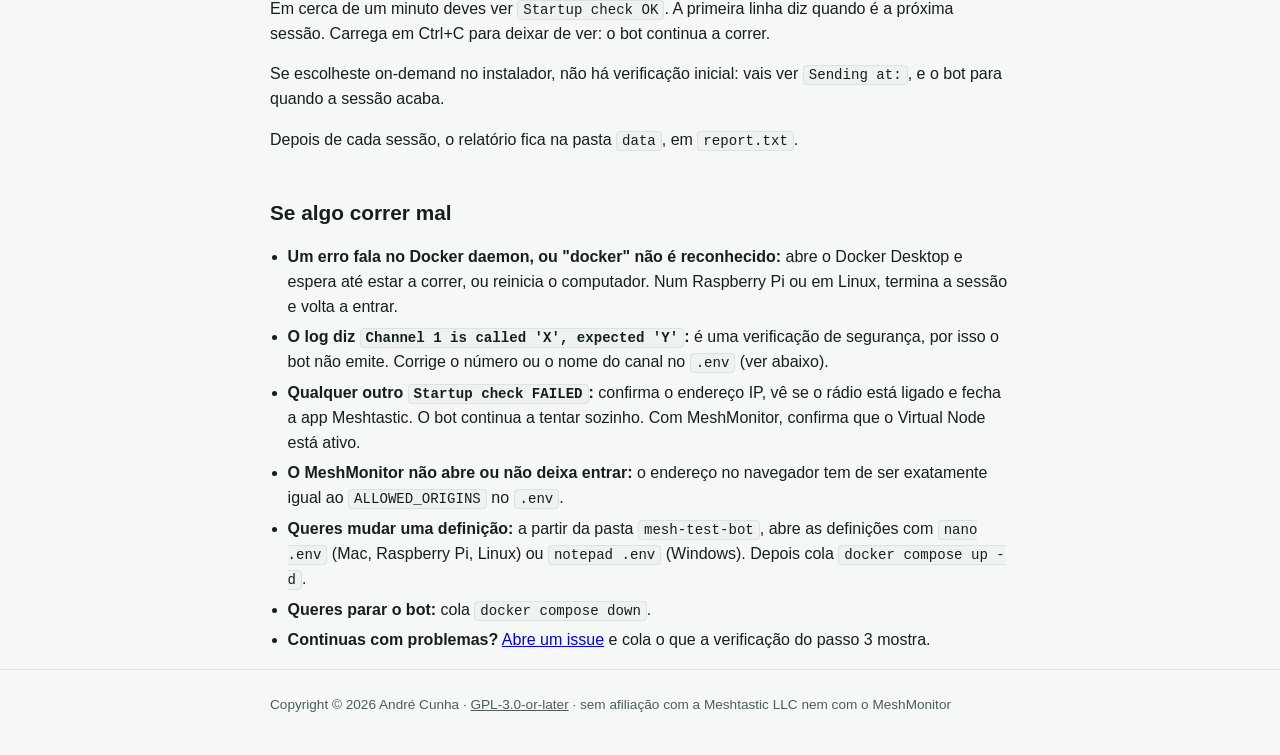
<file: docs/pt/start.html>
<!doctype html>
<html lang="pt">
<head>
<meta charset="utf-8">
<meta name="viewport" content="width=device-width, initial-scale=1">
<title>Começa aqui · mesh-test-bot</title>
<meta name="description" content="Configura o mesh-test-bot passo a passo, sem conhecimentos técnicos: instala o Docker, liga o rádio e confirma que funciona.">
<link rel="stylesheet" href="../assets/style.css">
</head>
<body>
<header class="top">
  <div class="wrap">
    <a class="brand" href="./"><span class="dot"></span> mesh-test-bot</a>
    <nav class="langs">
      <a href="../start.html">EN</a>
      <a class="current" href="start.html">PT</a>
    </nav>
  </div>
</header>

<main class="wrap">
  <section class="hero">
    <h1>Começa aqui</h1>
    <p class="lead">Três passos. Não precisas de saber nada sobre Docker: copias umas
    linhas, colas, e carregas em Enter.</p>
  </section>

  <h2>Antes de começar</h2>
  <ul class="plain">
    <li>⏰ <strong>O computador tem de estar ligado à hora do teste</strong>, com o Docker
    a correr. Um Raspberry Pi é o ideal, porque fica sempre ligado. Um portátil em
    suspensão perde o teste.</li>
    <li>📡 <strong>O teu rádio está configurado na app Meshtastic</strong>, com o canal de
    testes já adicionado. O bot não configura o rádio.</li>
    <li>📵 <strong>Fecha a app Meshtastic durante um teste.</strong> O rádio só fala com um
    programa de cada vez.</li>
  </ul>

  <h2>1. Instala o Docker</h2>
  <p>O Docker é uma aplicação gratuita que corre o bot por ti, para não teres de instalar
  mais nada.</p>
  <ul class="plain">
    <li><strong>Windows ou Mac:</strong> instala o
    <a href="https://www.docker.com/products/docker-desktop/">Docker Desktop</a> e abre-o.
    Se pedir para reiniciar ou instalar o WSL, aceita. Espera até indicar <em>Engine
    running</em>, e deixa-o aberto. Nas definições, ativa o arranque ao iniciar sessão.</li>
    <li><strong>Raspberry Pi ou Linux:</strong> cola estas linhas no terminal, e depois
    termina a sessão e volta a entrar:
<pre><code>curl -fsSL https://get.docker.com | sh
sudo usermod -aG docker $USER</code></pre></li>
  </ul>

  <h2>2. Escolhe a tua situação</h2>
  <p>📁 <strong>Primeiro, escolhe onde o bot vai ficar.</strong> Os comandos abaixo criam
  uma pasta <code>mesh-test-bot</code> dentro da pasta onde o terminal está. Quando abres
  um terminal novo, essa é a tua pasta pessoal, e é um bom sítio. Para usar outra pasta,
  vai primeiro até lá com <code>cd</code> e o nome da pasta. Evita as Transferências e
  pastas sincronizadas com a nuvem, como o OneDrive ou o iCloud.</p>
  <p><strong>Não apagues nem movas esta pasta.</strong> Guarda as tuas definições e os teus
  relatórios, e vais precisar dela sempre que quiseres ver, alterar ou parar o bot.</p>
  <p>Um rádio sem WiFi é normalmente um RAK4631 ou um T-Echo. Abre a opção que te serve.</p>

  <details class="path">
    <summary>📶 Rádio com WiFi · Mac, Raspberry Pi ou Linux</summary>
    <ol>
      <li>Liga o rádio ao teu WiFi na app Meshtastic, e aponta o <strong>endereço IP</strong>
      (algo como <code>192.168.1.50</code>). Costuma aparecer no ecrã do rádio, ou na lista
      de dispositivos do teu router.</li>
      <li>Aponta o <strong>nome</strong> e o <strong>número</strong> do canal de testes: o
      primeiro canal na app é o 0, o seguinte é o 1, e assim por diante.</li>
      <li>Abre o Terminal e cola esta linha:
<pre><code>curl -fsSL https://raw.githubusercontent.com/cunhaax/mesh-test-bot/master/install/install.sh | sh</code></pre></li>
      <li>Responde às perguntas. Carrega em Enter para aceitar a sugestão entre [parênteses
      retos]; só precisas de escrever o IP do rádio, o número e o nome do canal, e a tua
      cidade. As perguntas aparecem em inglês.</li>
      <li>Arranca o bot colando estas linhas. Podes ignorar o texto que o instalador
      mostrou no fim:
<pre><code>cd mesh-test-bot
docker compose pull
docker compose up -d</code></pre>
      Se escolheste configurar o MeshMonitor, segue antes o texto do instalador.</li>
    </ol>
  </details>

  <details class="path">
    <summary>📶 Rádio com WiFi · Windows</summary>
    <ol>
      <li>Liga o rádio ao teu WiFi na app Meshtastic, e aponta o <strong>endereço IP</strong>
      (algo como <code>192.168.1.50</code>). Costuma aparecer no ecrã do rádio, ou na lista
      de dispositivos do teu router.</li>
      <li>Aponta o <strong>nome</strong> e o <strong>número</strong> do canal de testes: o
      primeiro canal na app é o 0, o seguinte é o 1, e assim por diante.</li>
      <li>Abre o <strong>PowerShell</strong> a partir do menu Iniciar e cola estas linhas. A
      última abre um ficheiro no Bloco de Notas:
<pre><code>mkdir -Force mesh-test-bot\data
cd mesh-test-bot
curl.exe -fsSLO https://raw.githubusercontent.com/cunhaax/mesh-test-bot/master/install/docker-compose.yml
if (!(Test-Path .env)) { curl.exe -fsSL https://raw.githubusercontent.com/cunhaax/mesh-test-bot/master/install/env.example -o .env }
notepad .env</code></pre>
      Faz isto uma vez. Se a pasta já existir, corre <code>cd mesh-test-bot</code> e depois
      só <code>notepad .env</code>.</li>
      <li>No Bloco de Notas, muda o texto depois do <code>=</code> nestas quatro linhas:
      <code>MTBOT_HOST</code> (o IP), <code>MTBOT_CHANNEL</code> (o número),
      <code>MTBOT_CHANNEL_NAME</code> e <code>MTBOT_PLACE</code> (a tua cidade). Guarda e
      fecha.</li>
      <li>De volta ao PowerShell, cola:
<pre><code>docker compose up -d</code></pre></li>
    </ol>
  </details>

  <details class="path">
    <summary>🔵 Rádio só com Bluetooth · Raspberry Pi ou Linux</summary>
    <p>Isto arranca três coisas em conjunto: uma ponte Bluetooth, o MeshMonitor e o bot.
    Mantém o rádio a cerca de 10 m do computador, no máximo.</p>
    <p><strong>Primeiro, desliga o telemóvel do rádio</strong>, ou desativa o Bluetooth do
    telemóvel. O rádio aceita uma ligação Bluetooth de cada vez: enquanto o telemóvel a
    ocupar, o computador não encontra o rádio, e o telemóvel não o pode usar durante os
    testes.</p>
    <ol>
      <li>Emparelha o rádio, uma vez. Cola estas linhas uma a uma:
<pre><code>bluetoothctl
agent on
default-agent
scan on</code></pre>
      Espera por <code>Meshtastic_XXXX</code> e aponta o endereço; depois, com o teu
      endereço:
<pre><code>pair AA:BB:CC:DD:EE:FF
trust AA:BB:CC:DD:EE:FF
exit</code></pre>
      O PIN está no ecrã do rádio. Um rádio sem ecrã usa <code>123456</code>, a não ser que
      o tenhas mudado.</li>
      <li>Descobre o endereço IP deste computador. É o primeiro número que isto mostra,
      algo como <code>192.168.1.60</code>:
<pre><code>hostname -I</code></pre></li>
      <li>Descarrega os ficheiros e abre as definições:
<pre><code>mkdir -p mesh-test-bot/data &amp;&amp; cd mesh-test-bot
curl -fsSL https://raw.githubusercontent.com/cunhaax/mesh-test-bot/master/install/with-ble.yml -o docker-compose.yml
[ -e .env ] || curl -fsSL https://raw.githubusercontent.com/cunhaax/mesh-test-bot/master/install/ble.env.example -o .env
nano .env</code></pre>
      Faz isto uma vez. Se a pasta já existir, corre <code>cd mesh-test-bot</code> e depois
      só <code>nano .env</code>.</li>
      <li>Muda os cinco valores. Em <code>BLE_ADDRESS</code>, usa o endereço do rádio. Em
      <code>ALLOWED_ORIGINS</code>, escreve <code>http://</code>, o IP deste computador e
      <code>:8080</code>, por exemplo <code>http://192.168.1.60:8080</code>. Depois define o
      número do canal, o nome do canal e a tua cidade. Para guardar e sair do nano: Ctrl+O,
      Enter, Ctrl+X.</li>
      <li>Arranca tudo:
<pre><code>docker compose up -d</code></pre></li>
      <li>Num navegador, abre exatamente o endereço que escreveste em
      <code>ALLOWED_ORIGINS</code>. Entra com <code>admin</code> / <code>changeme</code> e muda a palavra-passe.</li>
      <li>Vai a <em>Dashboard → Sources</em>, edita a fonte do rádio e ativa <em>Enable
      Virtual Node</em>, com a porta <code>4404</code> e <em>Admin commands</em> desligado.</li>
      <li>Espera alguns minutos. No passo 3 abaixo, as linhas
      <code>Startup check FAILED</code> anteriores a este momento são normais. O bot continua
      a tentar até veres <code>Startup check OK</code>.</li>
    </ol>
    <p class="calc-note">Ninguém testou ainda esta configuração com o bot num rádio real.
    Se experimentares, conta-nos como correu.
    <a href="https://github.com/cunhaax/mesh-test-bot/blob/master/docs/no-wifi.md#bluetooth-ble">Mais detalhes</a> (em inglês).</p>
  </details>

  <details class="path">
    <summary>🔵 Rádio só com Bluetooth · Windows</summary>
    <p>O Docker Desktop não chega ao Bluetooth, por isso uma pequena aplicação do Windows
    trata dessa parte. <strong>Essa aplicação também tem de estar a correr à hora do
    teste.</strong></p>
    <p><strong>Primeiro, desliga o telemóvel do rádio</strong>, ou desativa o Bluetooth do
    telemóvel. O rádio aceita uma ligação Bluetooth de cada vez.</p>
    <ol>
      <li>Emparelha o rádio em <em>Definições → Bluetooth e dispositivos → Adicionar
      dispositivo</em>. O PIN está no ecrã do rádio. Um rádio sem ecrã usa <code>123456</code>,
      a não ser que o tenhas mudado. Depois abre o rádio nessa lista e aponta o endereço
      Bluetooth.</li>
      <li>Descarrega o <code>meshtastic-ble-bridge.exe</code> da
      <a href="https://meshmonitor.org/configuration/ble-bridge.html">página BLE Bridge do
      MeshMonitor</a> (em inglês) e corre-o. Aparece como um ícone junto ao relógio.</li>
      <li>Clica no ícone com o botão direito e abre <em>Settings</em>. Indica o endereço
      Bluetooth, deixa a porta em 4403, ativa <em>Auto-start</em> e clica em <em>Connect</em>.
      Depois de reiniciar o computador, abre a aplicação outra vez. Se o Windows perguntar
      pela firewall, não autorizes outros computadores.</li>
      <li>Abre o <strong>PowerShell</strong> a partir do menu Iniciar e cola estas linhas. A
      última abre um ficheiro no Bloco de Notas:
<pre><code>mkdir -Force mesh-test-bot\data
cd mesh-test-bot
curl.exe -fsSLO https://raw.githubusercontent.com/cunhaax/mesh-test-bot/master/install/docker-compose.yml
if (!(Test-Path .env)) { curl.exe -fsSL https://raw.githubusercontent.com/cunhaax/mesh-test-bot/master/install/env.example -o .env }
notepad .env</code></pre>
      Faz isto uma vez. Se a pasta já existir, corre <code>cd mesh-test-bot</code> e depois
      só <code>notepad .env</code>.</li>
      <li>No Bloco de Notas, muda a linha <code>MTBOT_HOST</code> para
      <code>MTBOT_HOST=host.docker.internal</code>. Depois muda o texto depois do
      <code>=</code> em <code>MTBOT_CHANNEL</code> (o número),
      <code>MTBOT_CHANNEL_NAME</code> e <code>MTBOT_PLACE</code> (a tua cidade). Guarda e
      fecha.</li>
      <li>De volta ao PowerShell, cola:
<pre><code>docker compose up -d</code></pre></li>
    </ol>
    <p class="calc-note">Ninguém testou ainda esta configuração com o bot. Se experimentares,
    conta-nos como correu.</p>
  </details>

  <details class="path">
    <summary>🔵 Rádio só com Bluetooth · Mac</summary>
    <p>O Bluetooth não funciona aqui: o Docker num Mac não lhe chega, e não há aplicação de
    ponte para Mac. Usa um Raspberry Pi se tiveres um, ou liga o rádio por cabo USB:</p>
    <ol>
      <li>Segue <a href="https://github.com/cunhaax/mesh-test-bot/blob/master/docs/no-wifi.md#macos-with-usb">estes
      passos</a> (em inglês) para arrancar o <code>socat</code>. Precisas do
      <a href="https://brew.sh">Homebrew</a> para o instalar. Deixa essa janela do Terminal
      aberta, também à hora do teste.</li>
      <li>Numa nova janela do Terminal, segue os passos de WiFi para Mac acima. Quando o
      instalador pedir o IP do rádio, escreve <code>host.docker.internal</code>.</li>
    </ol>
    <p class="calc-note">Ninguém testou ainda esta configuração com o bot. Se experimentares,
    conta-nos como correu.</p>
  </details>

  <h2>3. Confirma que funciona</h2>
  <p>A partir da pasta <code>mesh-test-bot</code>, cola a linha abaixo. Se abriste um
  terminal novo, volta primeiro à pasta com <code>cd mesh-test-bot</code> (a partir do sítio
  onde a criaste). Todos os comandos <code>docker compose</code> desta página têm de correr
  nessa pasta.</p>
  <pre><code>docker compose logs -f --no-log-prefix bot</code></pre>
  <p>Em cerca de um minuto deves ver <code>Startup check OK</code>. A primeira linha diz
  quando é a próxima sessão. Carrega em Ctrl+C para deixar de ver: o bot continua a
  correr.</p>
  <p>Se escolheste on-demand no instalador, não há verificação inicial: vais ver
  <code>Sending at:</code>, e o bot para quando a sessão acaba.</p>
  <p>Depois de cada sessão, o relatório fica na pasta <code>data</code>, em
  <code>report.txt</code>.</p>

  <h2>Se algo correr mal</h2>
  <ul class="plain">
    <li><strong>Um erro fala no Docker daemon, ou "docker" não é reconhecido:</strong> abre
    o Docker Desktop e espera até estar a correr, ou reinicia o computador. Num Raspberry Pi
    ou em Linux, termina a sessão e volta a entrar.</li>
    <li><strong>O log diz <code>Channel 1 is called 'X', expected 'Y'</code>:</strong> é uma
    verificação de segurança, por isso o bot não emite. Corrige o número ou o nome do canal
    no <code>.env</code> (ver abaixo).</li>
    <li><strong>Qualquer outro <code>Startup check FAILED</code>:</strong> confirma o
    endereço IP, vê se o rádio está ligado e fecha a app Meshtastic. O bot continua a tentar
    sozinho. Com MeshMonitor, confirma que o Virtual Node está ativo.</li>
    <li><strong>O MeshMonitor não abre ou não deixa entrar:</strong> o endereço no navegador
    tem de ser exatamente igual ao <code>ALLOWED_ORIGINS</code> no <code>.env</code>.</li>
    <li><strong>Queres mudar uma definição:</strong> a partir da pasta
    <code>mesh-test-bot</code>, abre as definições com <code>nano .env</code> (Mac, Raspberry
    Pi, Linux) ou <code>notepad .env</code> (Windows). Depois cola
    <code>docker compose up -d</code>.</li>
    <li><strong>Queres parar o bot:</strong> cola <code>docker compose down</code>.</li>
    <li><strong>Continuas com problemas?</strong>
    <a href="https://github.com/cunhaax/mesh-test-bot/issues">Abre um issue</a> e cola o que
    a verificação do passo 3 mostra.</li>
  </ul>
</main>

<footer>
  <div class="wrap">
    Copyright © 2026 André Cunha · <a href="https://github.com/cunhaax/mesh-test-bot/blob/master/LICENSE">GPL-3.0-or-later</a> · sem afiliação com a Meshtastic LLC nem com o MeshMonitor
  </div>
</footer>
</body>
</html>
</file>
<file: docs/assets/style.css>
:root {
  --bg: #0f1512;
  --panel: #161d19;
  --border: #263129;
  --text: #e7ede9;
  --muted: #9db0a4;
  --accent: #5fd38d;
  --accent-dim: #2f6b4c;
  --mono-bg: #0b100d;
  --danger: #ff8a7a;
  --danger-dim: #4a251f;
  --radius: 10px;
  --max: 780px;
}

@media (prefers-color-scheme: light) {
  :root {
    --bg: #f6f8f6;
    --panel: #ffffff;
    --border: #dbe4de;
    --text: #16201a;
    --muted: #4d5e54;
    --accent: #1f9d5c;
    --accent-dim: #d3f0df;
    --mono-bg: #eef3ef;
    --danger: #c0392b;
    --danger-dim: #fbe4e1;
  }
}

* { box-sizing: border-box; }

html { scroll-behavior: smooth; }

body {
  margin: 0;
  background: var(--bg);
  color: var(--text);
  font-family: -apple-system, BlinkMacSystemFont, "Segoe UI", Roboto, Helvetica, Arial, sans-serif;
  line-height: 1.55;
}

.wrap {
  max-width: var(--max);
  margin: 0 auto;
  padding: 0 20px;
}

header.top {
  border-bottom: 1px solid var(--border);
  padding: 18px 0;
}

header.top .wrap {
  display: flex;
  align-items: center;
  justify-content: space-between;
  gap: 12px;
}

.brand {
  display: flex;
  align-items: center;
  gap: 10px;
  font-weight: 700;
  font-size: 1.05rem;
  color: var(--text);
  text-decoration: none;
}

.brand .dot {
  width: 10px;
  height: 10px;
  border-radius: 50%;
  background: var(--accent);
  box-shadow: 0 0 0 4px var(--accent-dim);
  flex: none;
}

.langs a {
  color: var(--muted);
  text-decoration: none;
  font-size: 0.9rem;
  padding: 4px 8px;
  border-radius: 6px;
}

.langs a.current {
  color: var(--text);
  background: var(--accent-dim);
}

main { padding: 48px 0 64px; }

.hero h1 {
  font-size: clamp(1.7rem, 4vw, 2.4rem);
  margin: 0 0 10px;
  letter-spacing: -0.01em;
}

.hero p.lead {
  color: var(--muted);
  font-size: 1.1rem;
  max-width: 60ch;
  margin: 0 0 22px;
}

.badge {
  display: inline-block;
  font-size: 0.78rem;
  color: var(--accent);
  border: 1px solid var(--accent-dim);
  background: var(--accent-dim);
  padding: 3px 10px;
  border-radius: 999px;
  margin-bottom: 16px;
}

.cta-row {
  display: flex;
  flex-wrap: wrap;
  gap: 10px;
  margin: 8px 0 4px;
}

.btn {
  display: inline-block;
  padding: 10px 16px;
  border-radius: 8px;
  text-decoration: none;
  font-weight: 600;
  font-size: 0.95rem;
  border: 1px solid var(--border);
}

.btn.primary {
  background: var(--accent);
  color: #06170e;
  border-color: var(--accent);
}

.btn.ghost {
  color: var(--text);
  background: transparent;
}

.disclaimer {
  font-size: 0.85rem;
  color: var(--muted);
  border-left: 3px solid var(--border);
  padding: 6px 0 6px 12px;
  margin: 28px 0;
}

h2 {
  font-size: 1.3rem;
  margin: 44px 0 14px;
}

.grid {
  display: grid;
  grid-template-columns: repeat(auto-fit, minmax(200px, 1fr));
  gap: 14px;
  margin: 18px 0;
}

.card {
  background: var(--panel);
  border: 1px solid var(--border);
  border-radius: var(--radius);
  padding: 16px;
}

.card h3 {
  margin: 0 0 6px;
  font-size: 1rem;
}

.card p {
  margin: 0;
  color: var(--muted);
  font-size: 0.92rem;
}

pre {
  background: var(--mono-bg);
  border: 1px solid var(--border);
  border-radius: var(--radius);
  padding: 14px 16px;
  overflow-x: auto;
  font-size: 0.85rem;
}

code {
  font-family: ui-monospace, SFMono-Regular, Menlo, Consolas, monospace;
}

p code, li code {
  background: var(--mono-bg);
  border: 1px solid var(--border);
  border-radius: 4px;
  padding: 1px 5px;
  font-size: 0.88em;
}

.report-sample {
  color: var(--muted);
}
.report-sample .hl { color: var(--accent); }

ul.plain {
  padding-left: 1.1em;
  color: var(--text);
}
ul.plain li { margin: 6px 0; }

details.path {
  background: var(--panel);
  border: 1px solid var(--border);
  border-radius: var(--radius);
  padding: 12px 16px;
  margin: 10px 0;
}

details.path summary {
  cursor: pointer;
  font-weight: 600;
}

details.path ol { padding-left: 1.3em; }
details.path li { margin: 10px 0; }

footer {
  border-top: 1px solid var(--border);
  padding: 24px 0 40px;
  color: var(--muted);
  font-size: 0.85rem;
}

footer a { color: var(--muted); }

.calc-grid {
  display: grid;
  grid-template-columns: repeat(auto-fit, minmax(150px, 1fr));
  gap: 14px;
}

.calc-grid label, .calc-custom label {
  display: flex;
  flex-direction: column;
  gap: 6px;
  font-size: 0.82rem;
  color: var(--muted);
}

.calc input, .calc select {
  font: inherit;
  font-size: 0.95rem;
  padding: 8px 10px;
  border-radius: 8px;
  border: 1px solid var(--border);
  background: var(--mono-bg);
  color: var(--text);
  width: 100%;
}

.calc-custom {
  grid-column: 1 / -1;
  display: grid;
  grid-template-columns: repeat(auto-fit, minmax(110px, 1fr));
  gap: 14px;
  margin-top: -2px;
}

.calc-custom[hidden] { display: none; }

.calc-result {
  margin-top: 18px;
  padding: 14px 16px;
  border-radius: var(--radius);
  background: var(--mono-bg);
  border: 1px solid var(--border);
  font-size: 0.92rem;
  color: var(--text);
}

.calc-result .big {
  font-size: 1.6rem;
  font-weight: 700;
  color: var(--accent);
}

.calc-result.over .big { color: var(--danger); }
.calc-result.over { border-color: var(--danger-dim); }

.calc-result p { margin: 4px 0; }
.calc-result strong { color: var(--text); }

.calc-note {
  font-size: 0.8rem;
  color: var(--muted);
  margin-top: 12px;
}

@media (max-width: 480px) {
  .cta-row { flex-direction: column; }
  .btn { text-align: center; }
}
</file>
